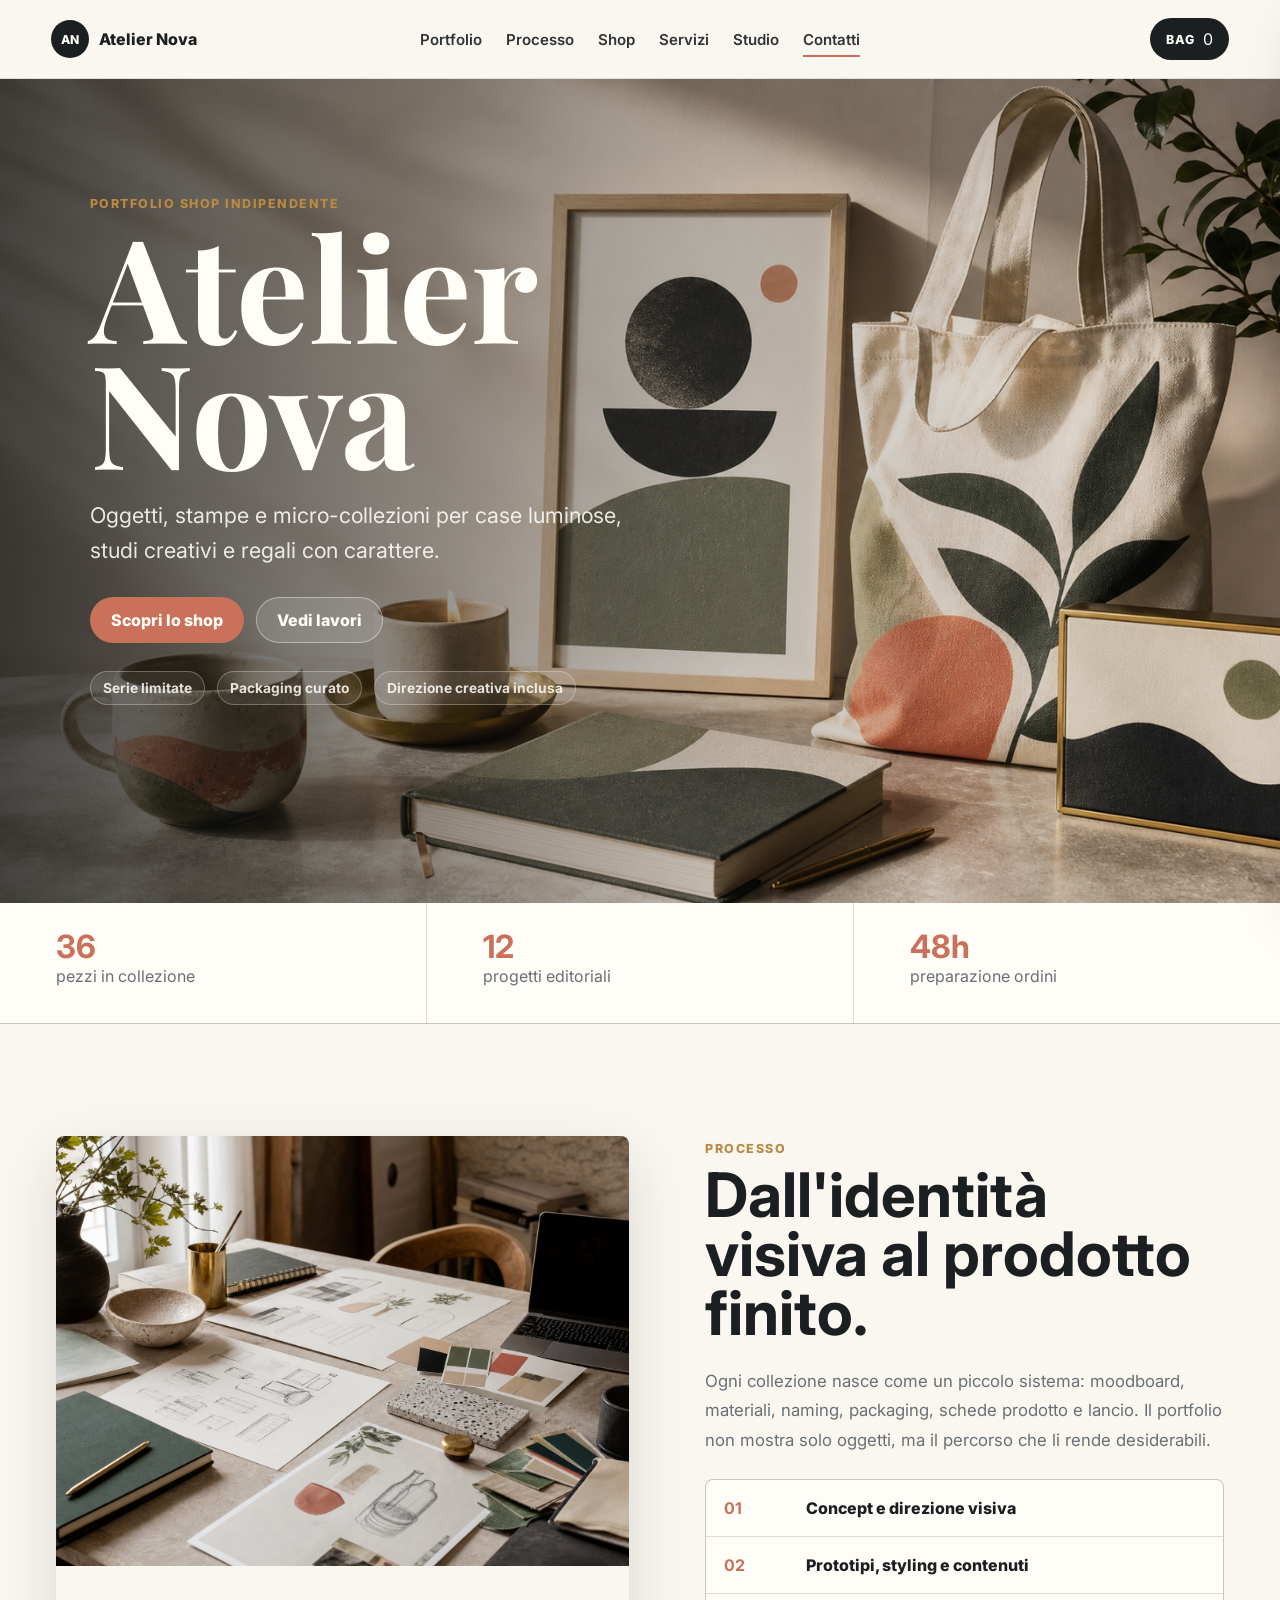
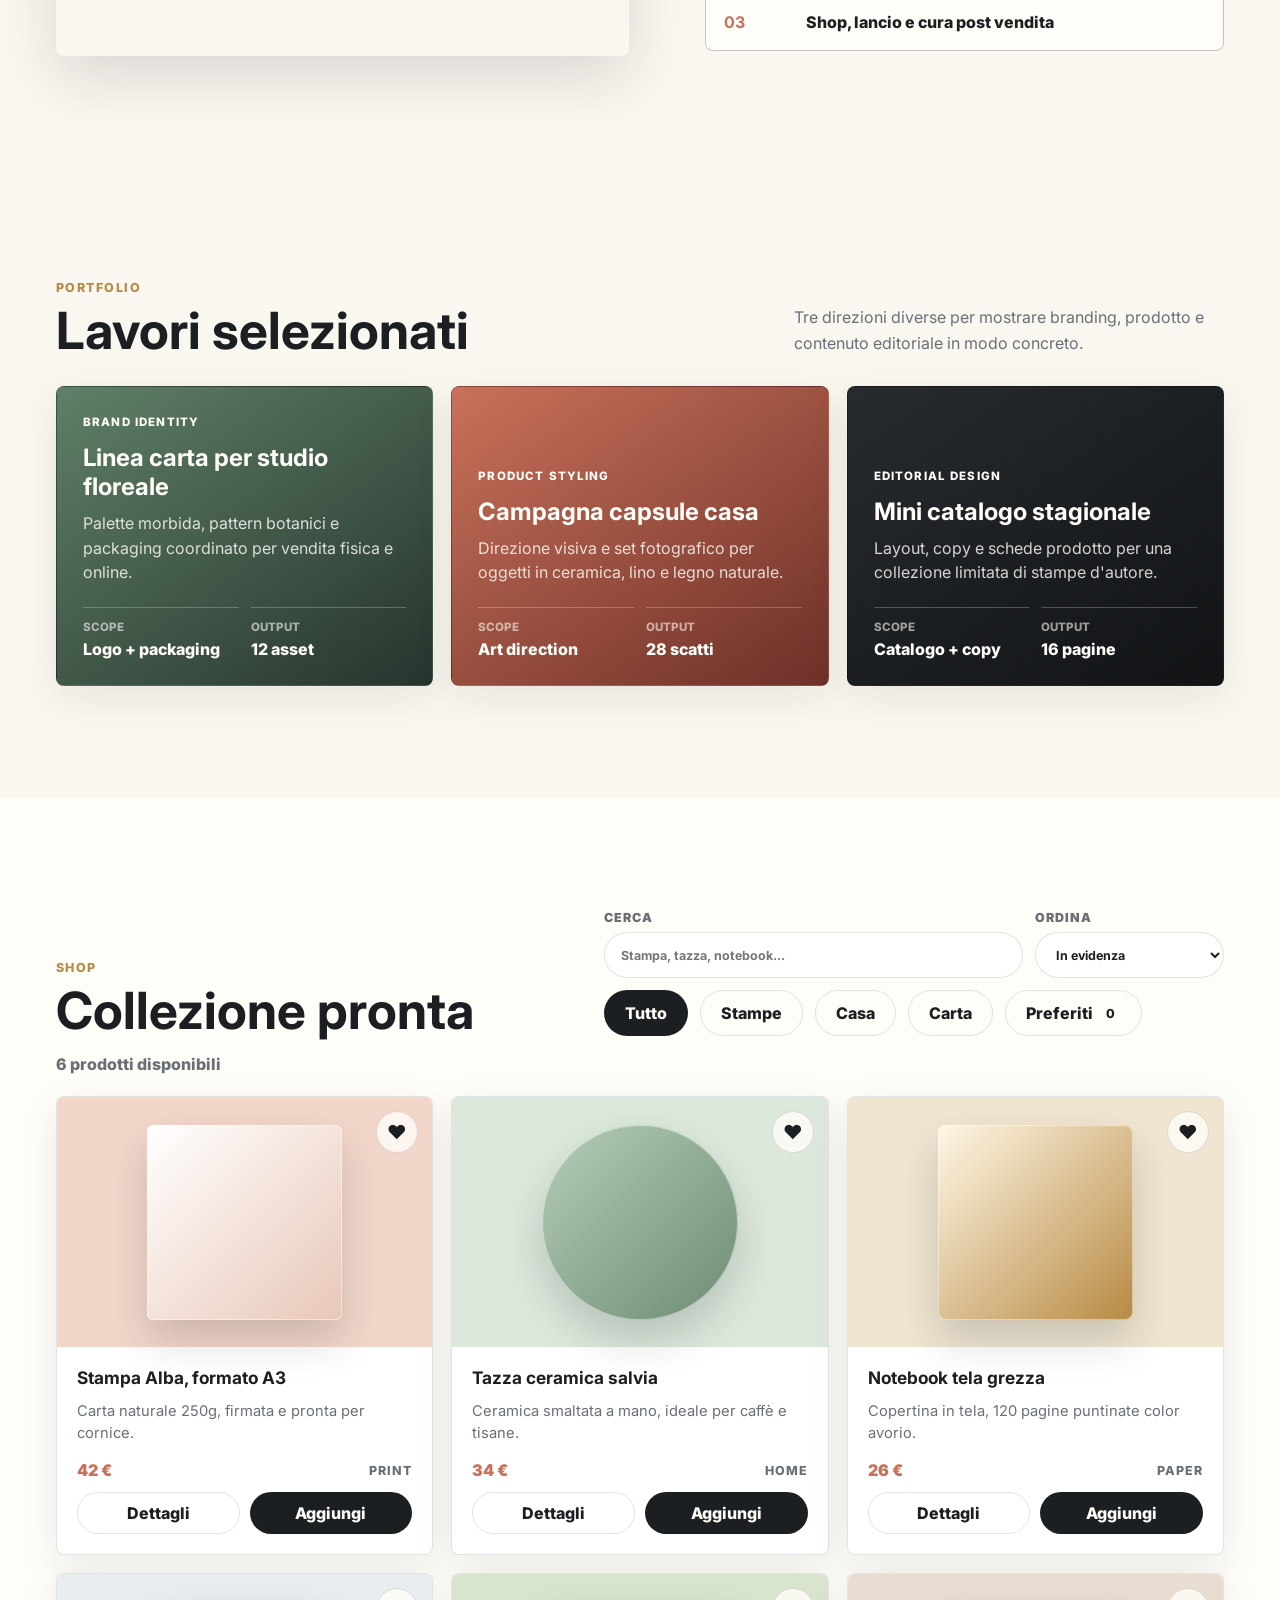
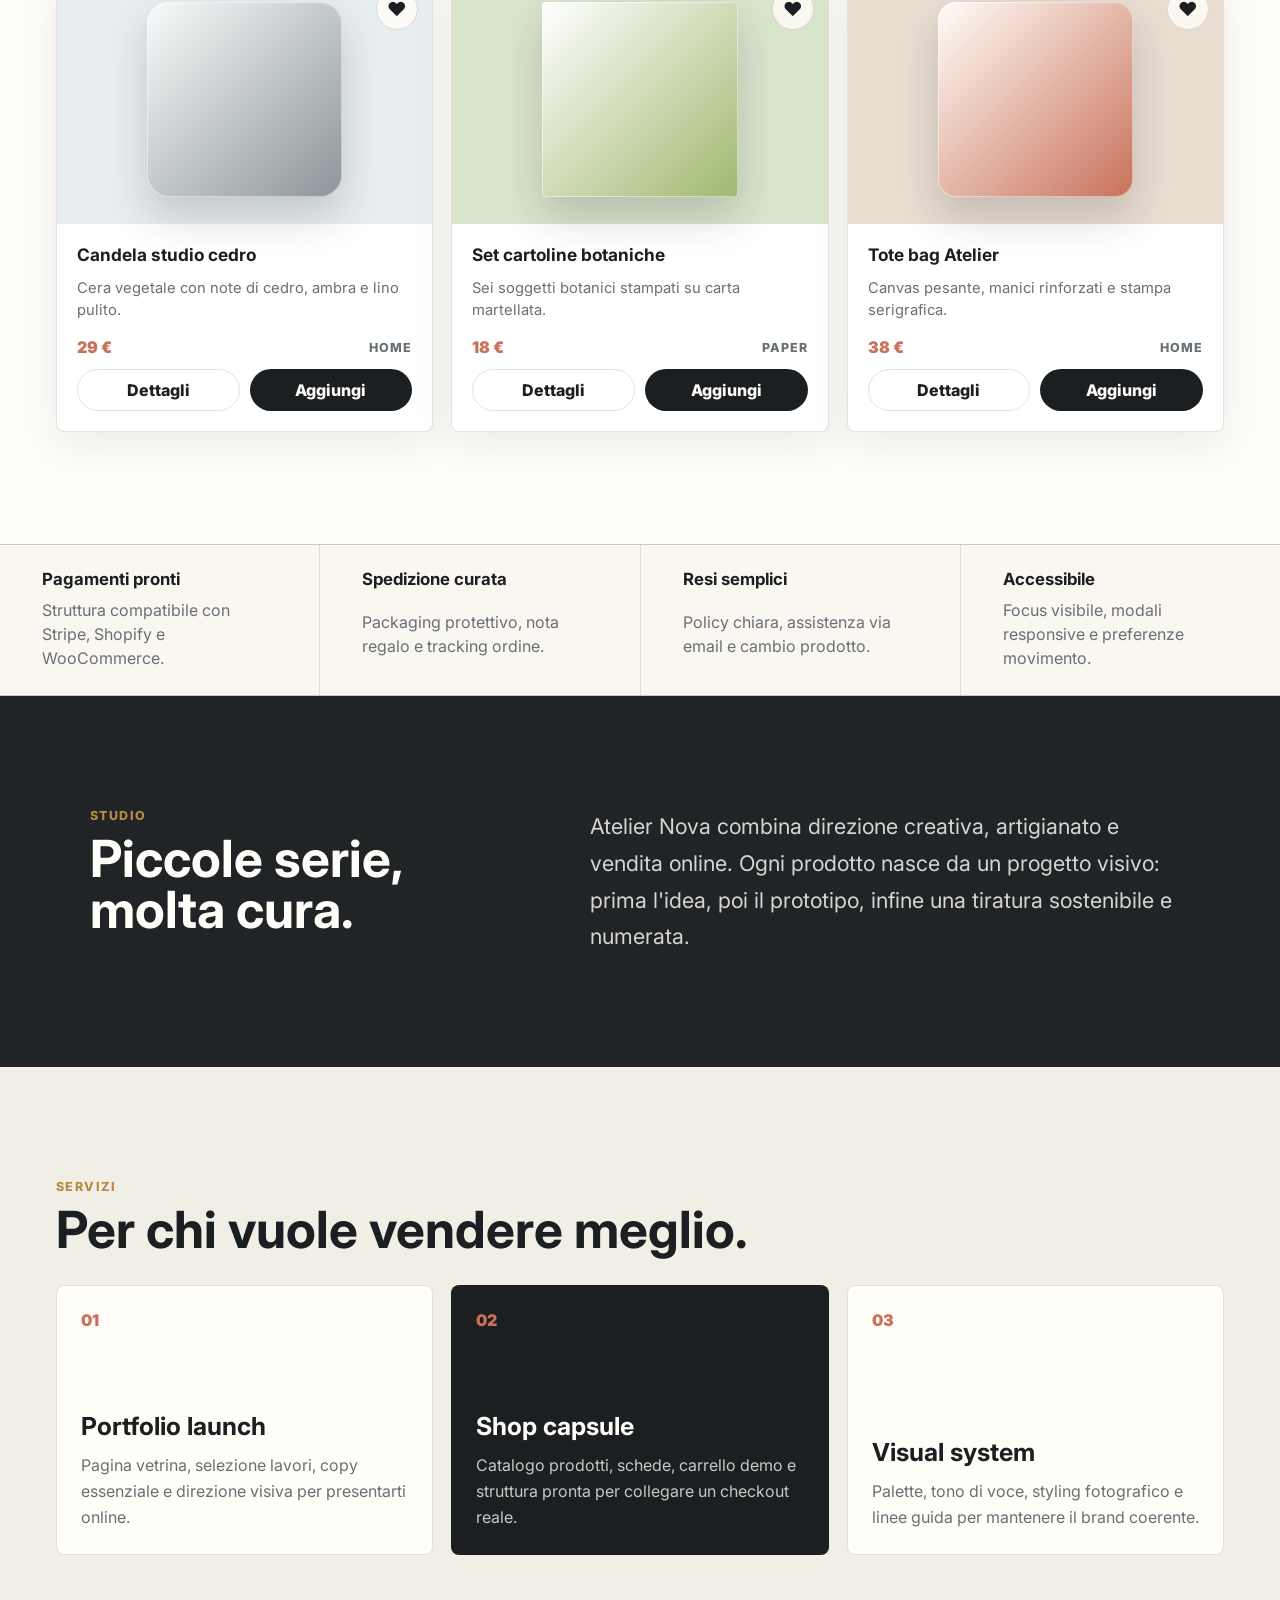
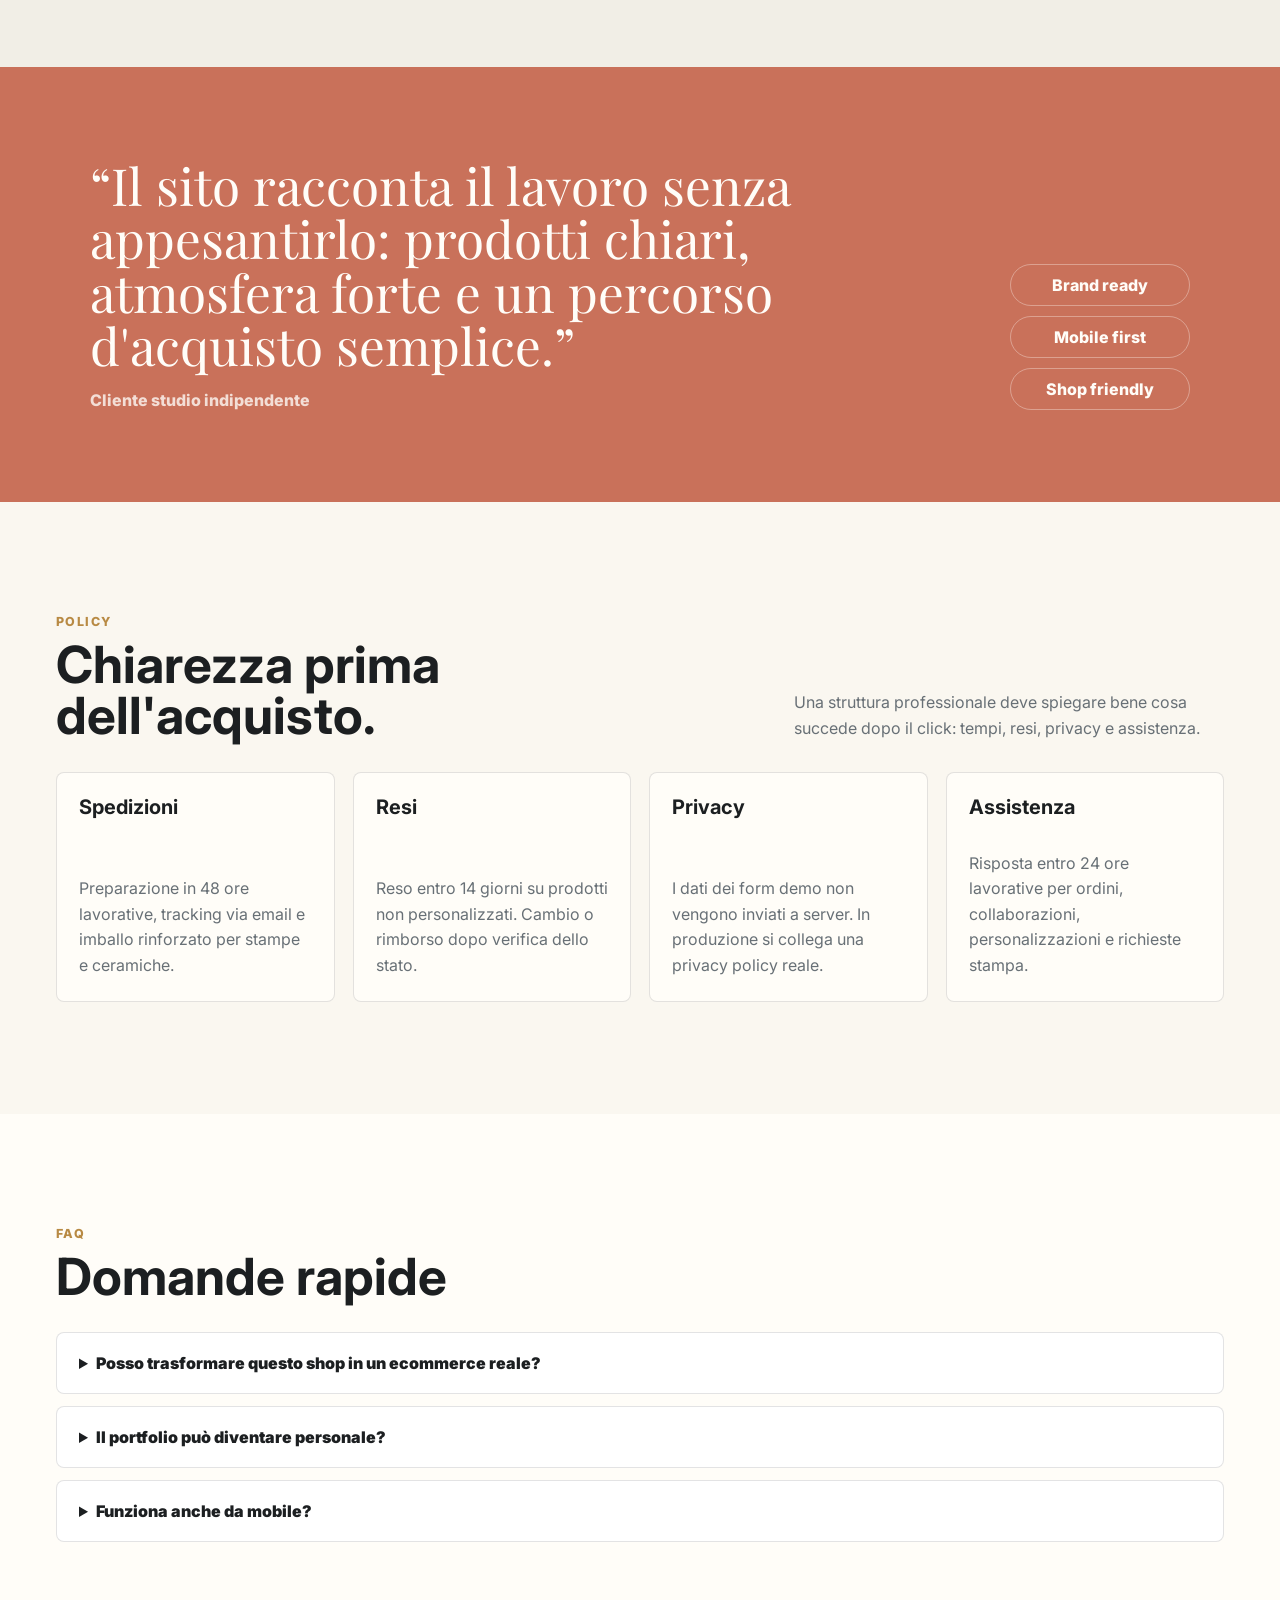
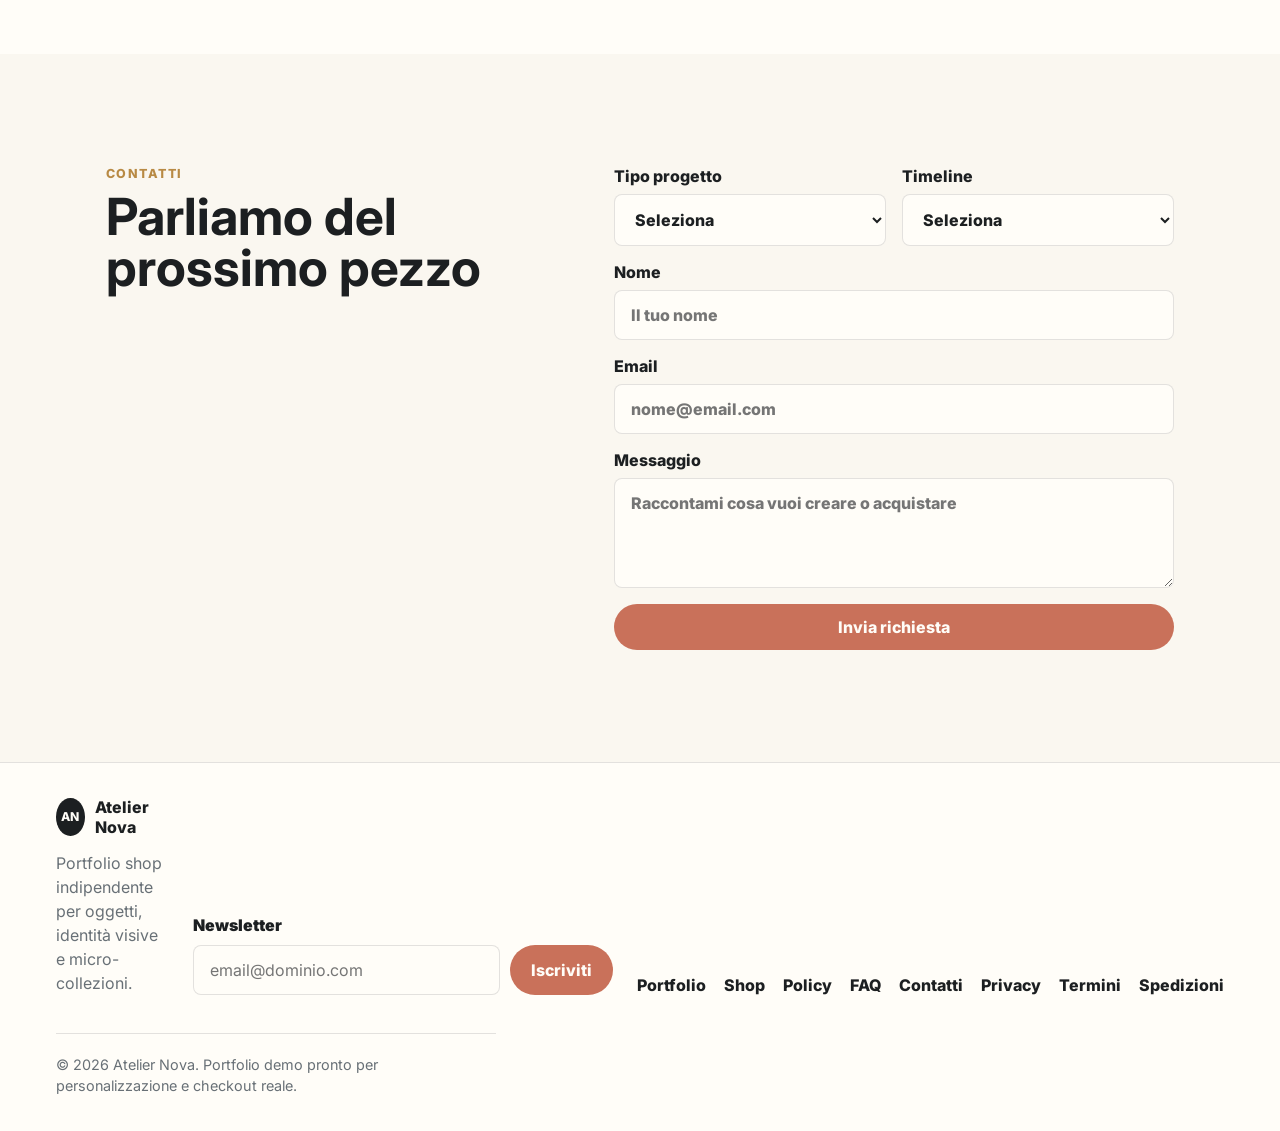
<file: index.html>
<!DOCTYPE html>
<html lang="it">
<head>
  <meta charset="UTF-8">
  <meta name="viewport" content="width=device-width, initial-scale=1.0">
  <meta name="description" content="Atelier Nova è un portfolio shop indipendente per oggetti, stampe, identità visive e micro-collezioni curate.">
  <meta name="theme-color" content="#1c1f21">
  <meta property="og:title" content="Atelier Nova | Portfolio Shop">
  <meta property="og:description" content="Portfolio shop indipendente per oggetti, stampe e micro-collezioni curate.">
  <meta property="og:type" content="website">
  <meta property="og:image" content="assets/hero-shop.png">
  <meta property="og:url" content="https://deiddavd7.github.io/atelier-nova-shop/">
  <meta name="twitter:card" content="summary_large_image">
  <title>Atelier Nova | Portfolio Shop</title>
  <link rel="icon" href="assets/favicon.svg" type="image/svg+xml">
  <link rel="manifest" href="site.webmanifest">
  <link rel="preconnect" href="https://fonts.googleapis.com">
  <link rel="preconnect" href="https://fonts.gstatic.com" crossorigin>
  <link href="https://fonts.googleapis.com/css2?family=Inter:wght@400;500;600;700;800&family=Playfair+Display:wght@700&display=swap" rel="stylesheet">
  <link rel="stylesheet" href="styles.css">
</head>
<body>
  <a class="skip-link" href="#main">Vai al contenuto</a>
  <header class="site-header">
    <a class="brand" href="#main" aria-label="Atelier Nova home">
      <span class="brand-mark">AN</span>
      <span>Atelier Nova</span>
    </a>
    <nav class="main-nav" aria-label="Navigazione principale">
      <a href="#portfolio">Portfolio</a>
      <a href="#process">Processo</a>
      <a href="#shop">Shop</a>
      <a href="#services">Servizi</a>
      <a href="#about">Studio</a>
      <a href="#contact">Contatti</a>
    </nav>
    <button class="cart-toggle" type="button" aria-label="Apri carrello">
      <span class="cart-icon" aria-hidden="true">Bag</span>
      <span id="cartCount">0</span>
    </button>
  </header>

  <main id="main">
    <section class="hero">
      <img class="hero-image" src="assets/hero-shop.png" alt="Oggetti di design artigianale per portfolio e shop online">
      <div class="hero-overlay"></div>
      <div class="hero-content">
        <p class="eyebrow">Portfolio shop indipendente</p>
        <h1>Atelier Nova</h1>
        <p class="hero-copy">Oggetti, stampe e micro-collezioni per case luminose, studi creativi e regali con carattere.</p>
        <div class="hero-actions">
          <a class="button primary" href="#shop">Scopri lo shop</a>
          <a class="button secondary" href="#portfolio">Vedi lavori</a>
        </div>
        <div class="hero-proof" aria-label="Elementi di fiducia">
          <span>Serie limitate</span>
          <span>Packaging curato</span>
          <span>Direzione creativa inclusa</span>
        </div>
      </div>
    </section>

    <section class="stats" aria-label="Punti chiave dello studio">
      <div>
        <strong>36</strong>
        <span>pezzi in collezione</span>
      </div>
      <div>
        <strong>12</strong>
        <span>progetti editoriali</span>
      </div>
      <div>
        <strong>48h</strong>
        <span>preparazione ordini</span>
      </div>
    </section>

    <section class="section feature-section" id="process">
      <div class="feature-media">
        <img src="assets/studio-process.png" alt="Tavolo creativo con bozzetti, palette colore e prototipi di packaging">
      </div>
      <div class="feature-copy">
        <p class="eyebrow">Processo</p>
        <h2>Dall'identità visiva al prodotto finito.</h2>
        <p>Ogni collezione nasce come un piccolo sistema: moodboard, materiali, naming, packaging, schede prodotto e lancio. Il portfolio non mostra solo oggetti, ma il percorso che li rende desiderabili.</p>
        <div class="process-list">
          <div>
            <strong>01</strong>
            <span>Concept e direzione visiva</span>
          </div>
          <div>
            <strong>02</strong>
            <span>Prototipi, styling e contenuti</span>
          </div>
          <div>
            <strong>03</strong>
            <span>Shop, lancio e cura post vendita</span>
          </div>
        </div>
      </div>
    </section>

    <section class="section" id="portfolio">
      <div class="section-heading">
        <div>
          <p class="eyebrow">Portfolio</p>
          <h2>Lavori selezionati</h2>
        </div>
        <p class="section-intro">Tre direzioni diverse per mostrare branding, prodotto e contenuto editoriale in modo concreto.</p>
      </div>
      <div class="portfolio-grid">
        <article class="work-card color-sage">
          <span>Brand identity</span>
          <h3>Linea carta per studio floreale</h3>
          <p>Palette morbida, pattern botanici e packaging coordinato per vendita fisica e online.</p>
          <dl class="work-metrics">
            <div><dt>Scope</dt><dd>Logo + packaging</dd></div>
            <div><dt>Output</dt><dd>12 asset</dd></div>
          </dl>
        </article>
        <article class="work-card color-coral">
          <span>Product styling</span>
          <h3>Campagna capsule casa</h3>
          <p>Direzione visiva e set fotografico per oggetti in ceramica, lino e legno naturale.</p>
          <dl class="work-metrics">
            <div><dt>Scope</dt><dd>Art direction</dd></div>
            <div><dt>Output</dt><dd>28 scatti</dd></div>
          </dl>
        </article>
        <article class="work-card color-ink">
          <span>Editorial design</span>
          <h3>Mini catalogo stagionale</h3>
          <p>Layout, copy e schede prodotto per una collezione limitata di stampe d'autore.</p>
          <dl class="work-metrics">
            <div><dt>Scope</dt><dd>Catalogo + copy</dd></div>
            <div><dt>Output</dt><dd>16 pagine</dd></div>
          </dl>
        </article>
      </div>
    </section>

    <section class="section shop-section" id="shop">
      <div class="section-heading shop-heading">
        <div>
          <p class="eyebrow">Shop</p>
          <h2>Collezione pronta</h2>
        </div>
        <div class="shop-tools">
          <label class="search-field">
            <span>Cerca</span>
            <input id="productSearch" type="search" placeholder="Stampa, tazza, notebook...">
          </label>
          <label class="sort-field">
            <span>Ordina</span>
            <select id="productSort">
              <option value="featured">In evidenza</option>
              <option value="price-asc">Prezzo crescente</option>
              <option value="price-desc">Prezzo decrescente</option>
              <option value="name">Nome A-Z</option>
            </select>
          </label>
          <div class="filters" role="group" aria-label="Filtra prodotti">
            <button class="filter active" type="button" data-filter="all">Tutto</button>
            <button class="filter" type="button" data-filter="print">Stampe</button>
            <button class="filter" type="button" data-filter="home">Casa</button>
            <button class="filter" type="button" data-filter="paper">Carta</button>
            <button class="filter" type="button" data-filter="favorites">Preferiti <span id="favoriteCount">0</span></button>
          </div>
        </div>
      </div>
      <p class="results-count" id="resultsCount">6 prodotti disponibili</p>
      <div class="product-grid" id="productGrid"></div>
    </section>

    <section class="assurance-band" aria-label="Garanzie di acquisto">
      <div>
        <strong>Pagamenti pronti</strong>
        <span>Struttura compatibile con Stripe, Shopify e WooCommerce.</span>
      </div>
      <div>
        <strong>Spedizione curata</strong>
        <span>Packaging protettivo, nota regalo e tracking ordine.</span>
      </div>
      <div>
        <strong>Resi semplici</strong>
        <span>Policy chiara, assistenza via email e cambio prodotto.</span>
      </div>
      <div>
        <strong>Accessibile</strong>
        <span>Focus visibile, modali responsive e preferenze movimento.</span>
      </div>
    </section>

    <section class="studio-band" id="about">
      <div>
        <p class="eyebrow">Studio</p>
        <h2>Piccole serie, molta cura.</h2>
      </div>
      <p>Atelier Nova combina direzione creativa, artigianato e vendita online. Ogni prodotto nasce da un progetto visivo: prima l'idea, poi il prototipo, infine una tiratura sostenibile e numerata.</p>
    </section>

    <section class="section services-section" id="services" aria-label="Servizi e pacchetti">
      <div class="section-heading">
        <div>
          <p class="eyebrow">Servizi</p>
          <h2>Per chi vuole vendere meglio.</h2>
        </div>
      </div>
      <div class="service-grid">
        <article class="service-card">
          <span>01</span>
          <h3>Portfolio launch</h3>
          <p>Pagina vetrina, selezione lavori, copy essenziale e direzione visiva per presentarti online.</p>
        </article>
        <article class="service-card featured-service">
          <span>02</span>
          <h3>Shop capsule</h3>
          <p>Catalogo prodotti, schede, carrello demo e struttura pronta per collegare un checkout reale.</p>
        </article>
        <article class="service-card">
          <span>03</span>
          <h3>Visual system</h3>
          <p>Palette, tono di voce, styling fotografico e linee guida per mantenere il brand coerente.</p>
        </article>
      </div>
    </section>

    <section class="testimonial-band" aria-label="Testimonianze">
      <blockquote>
        <p>“Il sito racconta il lavoro senza appesantirlo: prodotti chiari, atmosfera forte e un percorso d'acquisto semplice.”</p>
        <cite>Cliente studio indipendente</cite>
      </blockquote>
      <div class="press-list" aria-label="Punti di forza">
        <span>Brand ready</span>
        <span>Mobile first</span>
        <span>Shop friendly</span>
      </div>
    </section>

    <section class="section policies-section" id="policies">
      <div class="section-heading">
        <div>
          <p class="eyebrow">Policy</p>
          <h2>Chiarezza prima dell'acquisto.</h2>
        </div>
        <p class="section-intro">Una struttura professionale deve spiegare bene cosa succede dopo il click: tempi, resi, privacy e assistenza.</p>
      </div>
      <div class="policy-grid">
        <article>
          <h3>Spedizioni</h3>
          <p>Preparazione in 48 ore lavorative, tracking via email e imballo rinforzato per stampe e ceramiche.</p>
        </article>
        <article>
          <h3>Resi</h3>
          <p>Reso entro 14 giorni su prodotti non personalizzati. Cambio o rimborso dopo verifica dello stato.</p>
        </article>
        <article>
          <h3>Privacy</h3>
          <p>I dati dei form demo non vengono inviati a server. In produzione si collega una privacy policy reale.</p>
        </article>
        <article>
          <h3>Assistenza</h3>
          <p>Risposta entro 24 ore lavorative per ordini, collaborazioni, personalizzazioni e richieste stampa.</p>
        </article>
      </div>
    </section>

    <section class="section faq-section" id="faq">
      <div class="section-heading">
        <div>
          <p class="eyebrow">FAQ</p>
          <h2>Domande rapide</h2>
        </div>
      </div>
      <div class="faq-list">
        <details>
          <summary>Posso trasformare questo shop in un ecommerce reale?</summary>
          <p>Sì. La struttura è pronta per essere collegata a Stripe, Shopify Buy Button, WooCommerce o a un backend personalizzato.</p>
        </details>
        <details>
          <summary>Il portfolio può diventare personale?</summary>
          <p>Sì. Testi, prodotti, metriche e immagini sono modulari: basta sostituire i contenuti con i tuoi lavori reali.</p>
        </details>
        <details>
          <summary>Funziona anche da mobile?</summary>
          <p>Sì. Layout, card, carrello e modali sono responsive e pensati per una navigazione comoda anche su schermi piccoli.</p>
        </details>
      </div>
    </section>

    <section class="section contact-section" id="contact">
      <div class="section-heading">
        <p class="eyebrow">Contatti</p>
        <h2>Parliamo del prossimo pezzo</h2>
      </div>
      <form class="contact-form">
        <div class="form-grid">
          <label>
            Tipo progetto
            <select name="projectType" required>
              <option value="">Seleziona</option>
              <option>Portfolio personale</option>
              <option>Shop prodotti</option>
              <option>Identità visiva</option>
              <option>Collaborazione</option>
            </select>
          </label>
          <label>
            Timeline
            <select name="timeline" required>
              <option value="">Seleziona</option>
              <option>Entro 2 settimane</option>
              <option>Entro 1 mese</option>
              <option>Progetto continuativo</option>
            </select>
          </label>
        </div>
        <label>
          Nome
          <input type="text" name="name" placeholder="Il tuo nome" required>
        </label>
        <label>
          Email
          <input type="email" name="email" placeholder="nome@email.com" required>
        </label>
        <label>
          Messaggio
          <textarea name="message" rows="4" placeholder="Raccontami cosa vuoi creare o acquistare"></textarea>
        </label>
        <button class="button primary" type="submit">Invia richiesta</button>
      </form>
    </section>
  </main>

  <footer class="site-footer">
    <div>
      <a class="brand" href="#main" aria-label="Atelier Nova home">
        <span class="brand-mark">AN</span>
        <span>Atelier Nova</span>
      </a>
      <p>Portfolio shop indipendente per oggetti, identità visive e micro-collezioni.</p>
    </div>
    <form class="newsletter-form" aria-label="Newsletter">
      <label for="newsletterEmail">Newsletter</label>
      <div>
        <input id="newsletterEmail" type="email" name="newsletter" placeholder="email@dominio.com" required>
        <button class="button primary" type="submit">Iscriviti</button>
      </div>
    </form>
    <div class="footer-links">
      <a href="#portfolio">Portfolio</a>
      <a href="#shop">Shop</a>
      <a href="#policies">Policy</a>
      <a href="#faq">FAQ</a>
      <a href="#contact">Contatti</a>
      <a href="privacy.html">Privacy</a>
      <a href="terms.html">Termini</a>
      <a href="shipping-returns.html">Spedizioni</a>
    </div>
    <p class="legal-line">© 2026 Atelier Nova. Portfolio demo pronto per personalizzazione e checkout reale.</p>
  </footer>

  <aside class="cart-panel" id="cartPanel" aria-label="Carrello" aria-hidden="true">
    <div class="cart-header">
      <h2>Carrello</h2>
      <button class="icon-button" type="button" id="closeCart" aria-label="Chiudi carrello">×</button>
    </div>
    <div class="cart-items" id="cartItems"></div>
    <div class="cart-footer">
      <p class="cart-note" id="cartNote">Spedizione gratuita da €80. Resi entro 14 giorni.</p>
      <div class="cart-total">
        <span>Totale</span>
        <strong id="cartTotal">€0</strong>
      </div>
      <button class="text-button" id="clearCartButton" type="button">Svuota carrello</button>
      <button class="button primary checkout" id="checkoutButton" type="button">Checkout demo</button>
    </div>
  </aside>
  <section class="modal" id="productModal" aria-hidden="true" role="dialog" aria-modal="true" aria-labelledby="modalTitle">
    <div class="modal-card">
      <button class="icon-button modal-close" type="button" data-close-modal aria-label="Chiudi dettagli">×</button>
      <div class="modal-art" id="modalArt"></div>
      <div class="modal-copy">
        <p class="eyebrow" id="modalCategory">Prodotto</p>
        <h2 id="modalTitle">Titolo prodotto</h2>
        <p id="modalDescription"></p>
        <dl class="detail-list">
          <div><dt>Materiali</dt><dd id="modalMaterials"></dd></div>
          <div><dt>Formato</dt><dd id="modalSize"></dd></div>
          <div><dt>Disponibilità</dt><dd id="modalStock"></dd></div>
        </dl>
        <div class="modal-actions">
          <strong id="modalPrice"></strong>
          <button class="button primary" id="modalAddButton" type="button">Aggiungi al carrello</button>
        </div>
      </div>
    </div>
  </section>
  <section class="modal" id="checkoutModal" aria-hidden="true" role="dialog" aria-modal="true" aria-labelledby="checkoutTitle">
    <form class="modal-card checkout-card">
      <button class="icon-button modal-close" type="button" data-close-modal aria-label="Chiudi checkout">×</button>
      <div class="modal-copy">
        <p class="eyebrow">Checkout demo</p>
        <h2 id="checkoutTitle">Ordine pronto</h2>
        <p id="checkoutSummary">Riepilogo ordine</p>
        <label>
          Email
          <input type="email" name="checkoutEmail" placeholder="email@dominio.com" required>
        </label>
        <label>
          Note ordine
          <textarea name="checkoutNotes" rows="3" placeholder="Preferenze, regalo, indirizzo o richiesta speciale"></textarea>
        </label>
        <button class="button primary" type="submit">Conferma demo</button>
      </div>
    </form>
  </section>
  <div class="toast" id="toast" role="status" aria-live="polite"></div>
  <button class="back-to-top" id="backToTop" type="button" aria-label="Torna in alto">↑</button>
  <div class="scrim" id="scrim"></div>

  <script type="application/ld+json">
    {
      "@context": "https://schema.org",
      "@graph": [
        {
          "@type": "Organization",
          "name": "Atelier Nova",
          "url": "https://deiddavd7.github.io/atelier-nova-shop/",
          "description": "Portfolio shop indipendente per oggetti, stampe e micro-collezioni curate."
        },
        {
          "@type": "WebSite",
          "name": "Atelier Nova",
          "url": "https://deiddavd7.github.io/atelier-nova-shop/",
          "inLanguage": "it-IT"
        },
        {
          "@type": "ItemList",
          "name": "Collezione pronta",
          "itemListElement": [
            { "@type": "Product", "position": 1, "name": "Stampa Alba, formato A3", "offers": { "@type": "Offer", "price": "42", "priceCurrency": "EUR", "availability": "https://schema.org/InStock" } },
            { "@type": "Product", "position": 2, "name": "Tazza ceramica salvia", "offers": { "@type": "Offer", "price": "34", "priceCurrency": "EUR", "availability": "https://schema.org/InStock" } },
            { "@type": "Product", "position": 3, "name": "Notebook tela grezza", "offers": { "@type": "Offer", "price": "26", "priceCurrency": "EUR", "availability": "https://schema.org/InStock" } }
          ]
        }
      ]
    }
  </script>
  <script src="script.js"></script>
</body>
</html>
</file>
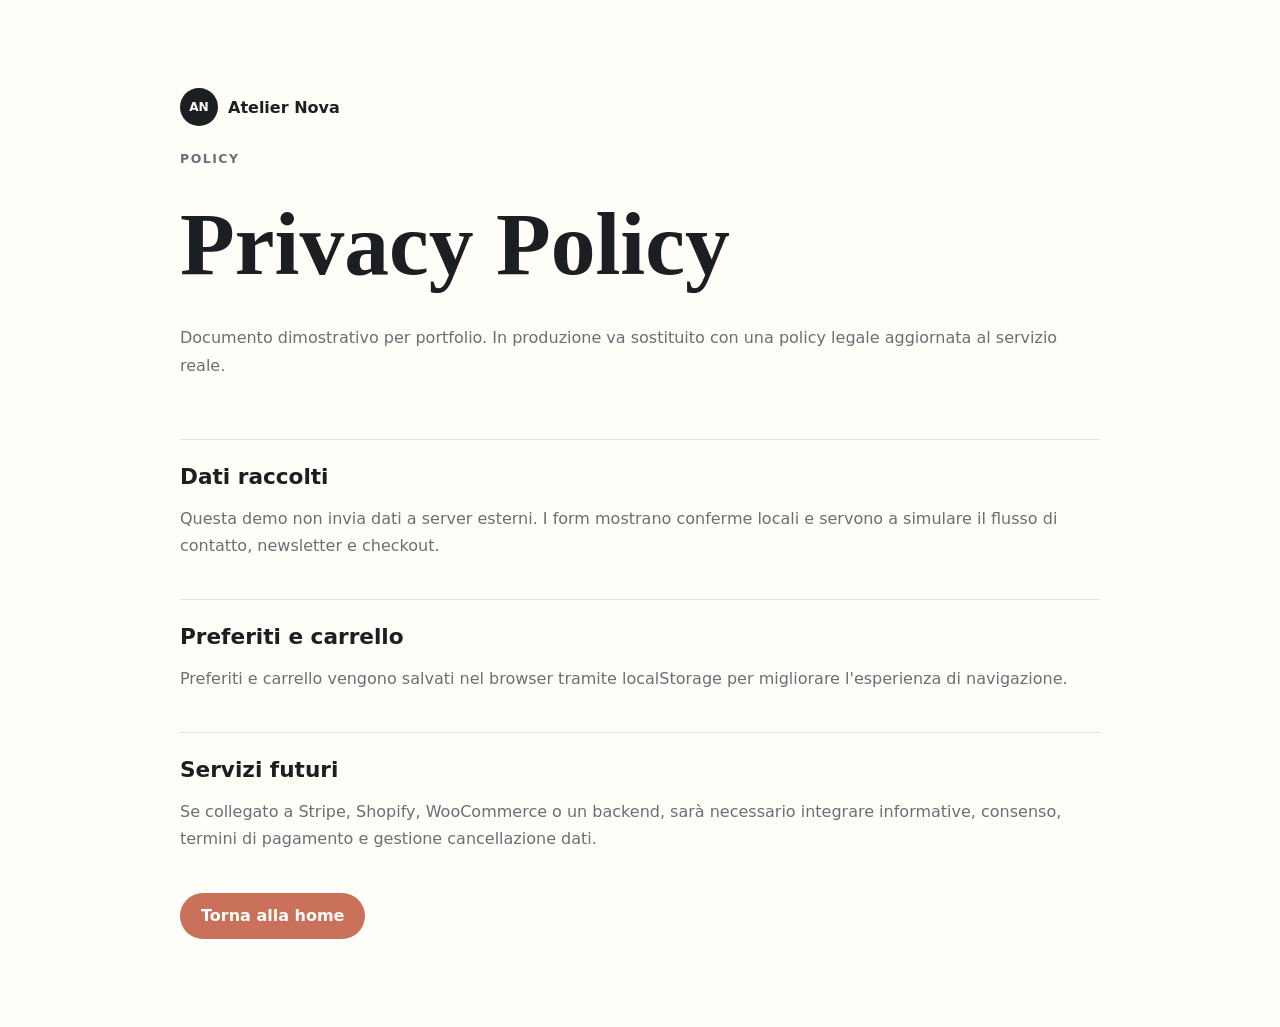
<file: privacy.html>
<!DOCTYPE html>
<html lang="it">
<head>
  <meta charset="UTF-8">
  <meta name="viewport" content="width=device-width, initial-scale=1.0">
  <title>Privacy Policy | Atelier Nova</title>
  <link rel="icon" href="assets/favicon.svg" type="image/svg+xml">
  <link rel="stylesheet" href="styles.css">
</head>
<body class="legal-page">
  <main class="legal-shell">
    <header>
      <a class="brand" href="./" aria-label="Torna alla home"><span class="brand-mark">AN</span><span>Atelier Nova</span></a>
      <p class="eyebrow">Policy</p>
      <h1>Privacy Policy</h1>
      <p>Documento dimostrativo per portfolio. In produzione va sostituito con una policy legale aggiornata al servizio reale.</p>
    </header>
    <section>
      <h2>Dati raccolti</h2>
      <p>Questa demo non invia dati a server esterni. I form mostrano conferme locali e servono a simulare il flusso di contatto, newsletter e checkout.</p>
    </section>
    <section>
      <h2>Preferiti e carrello</h2>
      <p>Preferiti e carrello vengono salvati nel browser tramite localStorage per migliorare l'esperienza di navigazione.</p>
    </section>
    <section>
      <h2>Servizi futuri</h2>
      <p>Se collegato a Stripe, Shopify, WooCommerce o un backend, sarà necessario integrare informative, consenso, termini di pagamento e gestione cancellazione dati.</p>
    </section>
    <a class="button primary" href="./">Torna alla home</a>
  </main>
</body>
</html>
</file>
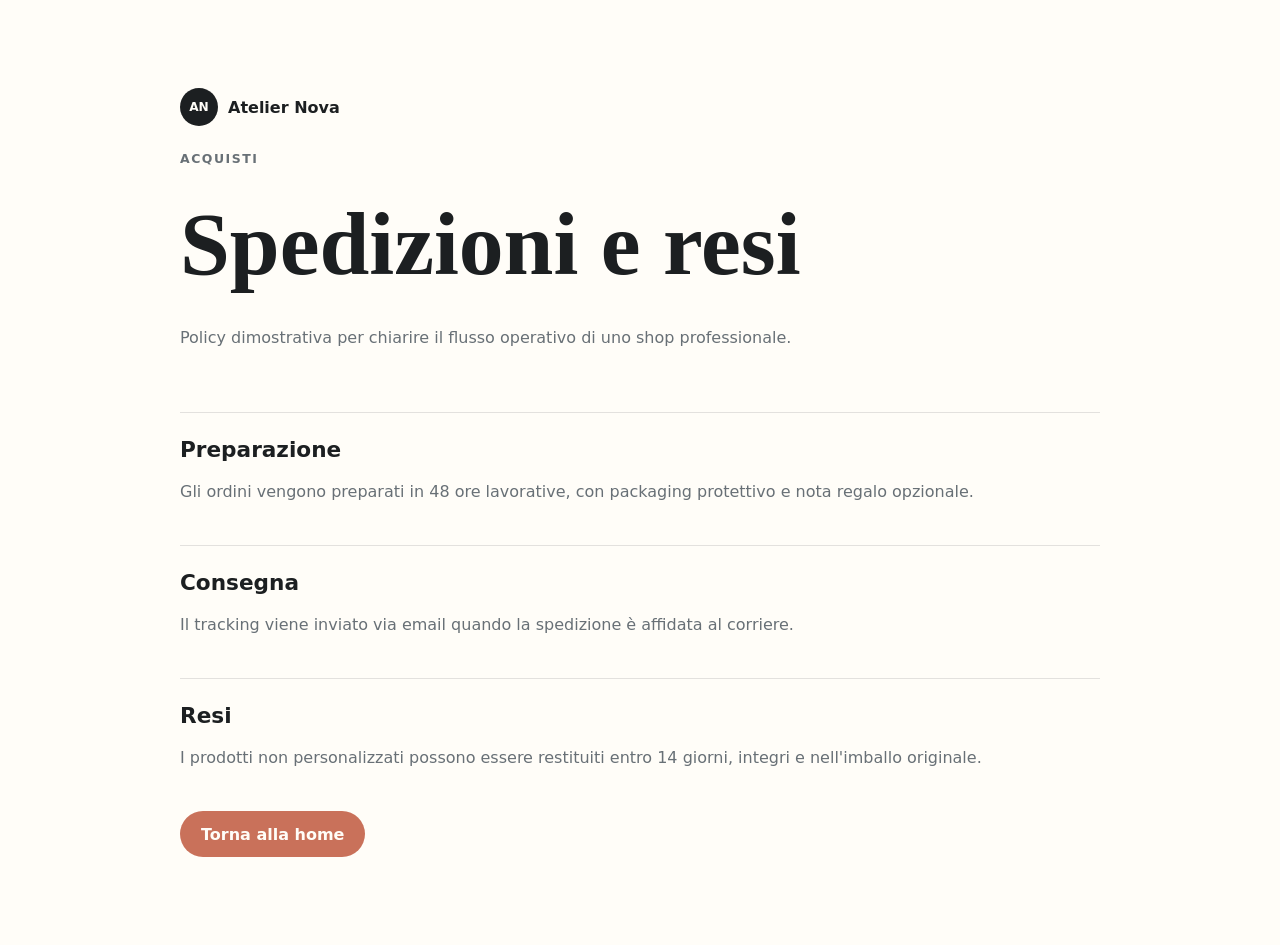
<file: shipping-returns.html>
<!DOCTYPE html>
<html lang="it">
<head>
  <meta charset="UTF-8">
  <meta name="viewport" content="width=device-width, initial-scale=1.0">
  <title>Spedizioni e resi | Atelier Nova</title>
  <link rel="icon" href="assets/favicon.svg" type="image/svg+xml">
  <link rel="stylesheet" href="styles.css">
</head>
<body class="legal-page">
  <main class="legal-shell">
    <header>
      <a class="brand" href="./" aria-label="Torna alla home"><span class="brand-mark">AN</span><span>Atelier Nova</span></a>
      <p class="eyebrow">Acquisti</p>
      <h1>Spedizioni e resi</h1>
      <p>Policy dimostrativa per chiarire il flusso operativo di uno shop professionale.</p>
    </header>
    <section>
      <h2>Preparazione</h2>
      <p>Gli ordini vengono preparati in 48 ore lavorative, con packaging protettivo e nota regalo opzionale.</p>
    </section>
    <section>
      <h2>Consegna</h2>
      <p>Il tracking viene inviato via email quando la spedizione è affidata al corriere.</p>
    </section>
    <section>
      <h2>Resi</h2>
      <p>I prodotti non personalizzati possono essere restituiti entro 14 giorni, integri e nell'imballo originale.</p>
    </section>
    <a class="button primary" href="./">Torna alla home</a>
  </main>
</body>
</html>
</file>
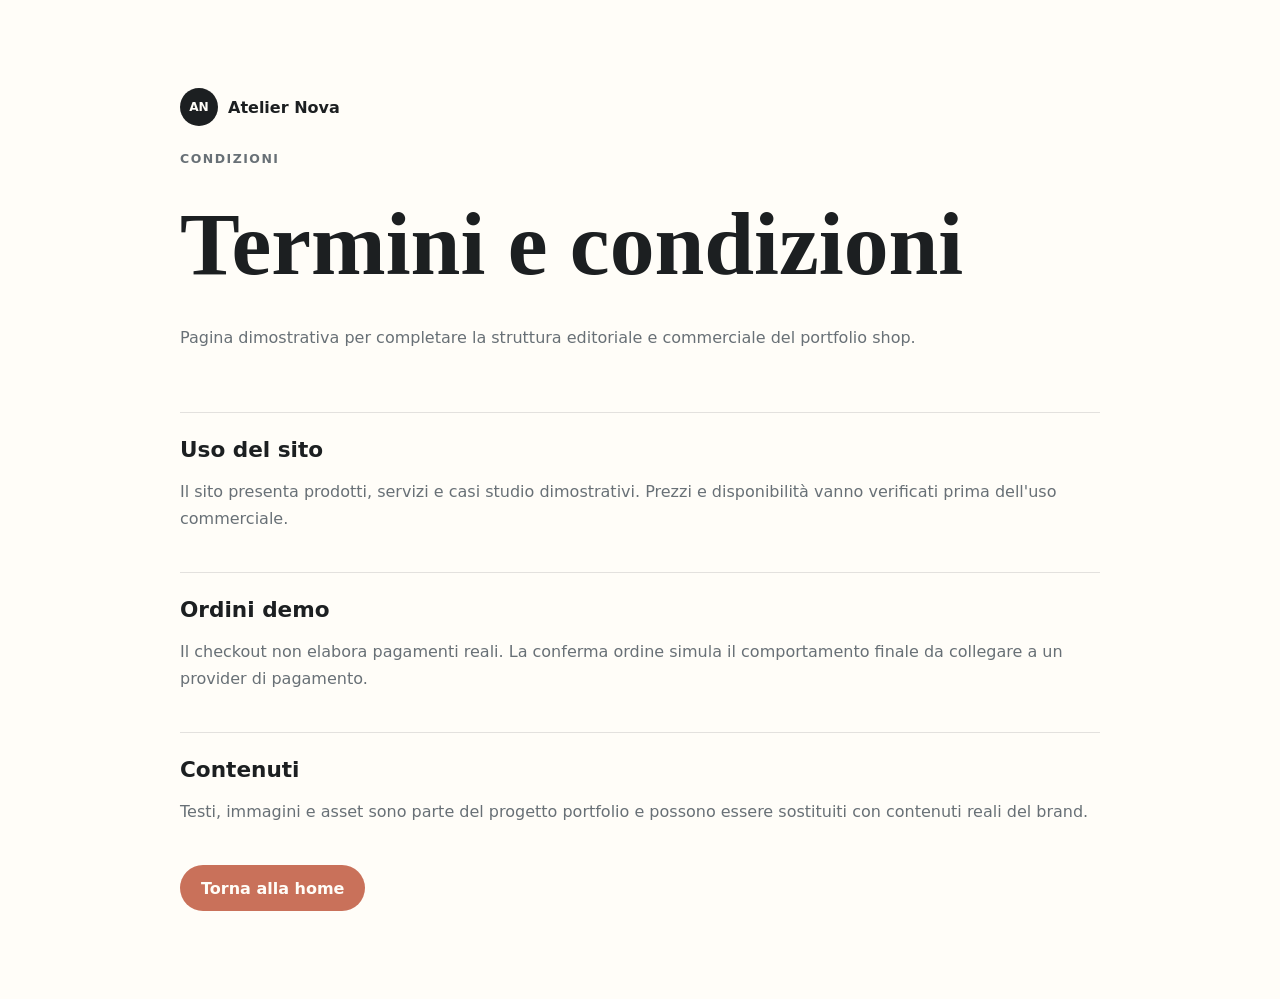
<file: terms.html>
<!DOCTYPE html>
<html lang="it">
<head>
  <meta charset="UTF-8">
  <meta name="viewport" content="width=device-width, initial-scale=1.0">
  <title>Termini | Atelier Nova</title>
  <link rel="icon" href="assets/favicon.svg" type="image/svg+xml">
  <link rel="stylesheet" href="styles.css">
</head>
<body class="legal-page">
  <main class="legal-shell">
    <header>
      <a class="brand" href="./" aria-label="Torna alla home"><span class="brand-mark">AN</span><span>Atelier Nova</span></a>
      <p class="eyebrow">Condizioni</p>
      <h1>Termini e condizioni</h1>
      <p>Pagina dimostrativa per completare la struttura editoriale e commerciale del portfolio shop.</p>
    </header>
    <section>
      <h2>Uso del sito</h2>
      <p>Il sito presenta prodotti, servizi e casi studio dimostrativi. Prezzi e disponibilità vanno verificati prima dell'uso commerciale.</p>
    </section>
    <section>
      <h2>Ordini demo</h2>
      <p>Il checkout non elabora pagamenti reali. La conferma ordine simula il comportamento finale da collegare a un provider di pagamento.</p>
    </section>
    <section>
      <h2>Contenuti</h2>
      <p>Testi, immagini e asset sono parte del progetto portfolio e possono essere sostituiti con contenuti reali del brand.</p>
    </section>
    <a class="button primary" href="./">Torna alla home</a>
  </main>
</body>
</html>
</file>
<file: styles.css>
:root {
  --ink: #1c1f21;
  --muted: #687076;
  --paper: #faf7f0;
  --white: #fffdf8;
  --sage: #9fb8a2;
  --coral: #c9715a;
  --gold: #b88a44;
  --line: rgba(28, 31, 33, 0.12);
  --shadow: 0 20px 60px rgba(28, 31, 33, 0.14);
  --max: 1180px;
}

* {
  box-sizing: border-box;
}

html {
  scroll-behavior: smooth;
}

body {
  margin: 0;
  color: var(--ink);
  background: var(--paper);
  font-family: Inter, system-ui, -apple-system, BlinkMacSystemFont, "Segoe UI", sans-serif;
}

body.modal-open {
  overflow: hidden;
}

:focus-visible {
  outline: 3px solid rgba(201, 113, 90, 0.7);
  outline-offset: 3px;
}

a {
  color: inherit;
  text-decoration: none;
}

button,
input,
select,
textarea {
  font: inherit;
}

input,
select,
textarea {
  min-width: 0;
}

.skip-link {
  position: fixed;
  top: 12px;
  left: 12px;
  z-index: 100;
  padding: 10px 14px;
  color: var(--white);
  background: var(--ink);
  border-radius: 999px;
  font-weight: 800;
  transform: translateY(-140%);
  transition: transform 160ms ease;
}

.skip-link:focus {
  transform: translateY(0);
}

.site-header {
  position: sticky;
  top: 0;
  z-index: 20;
  display: grid;
  grid-template-columns: 1fr auto 1fr;
  align-items: center;
  gap: 24px;
  padding: 18px clamp(18px, 4vw, 56px);
  background: rgba(250, 247, 240, 0.88);
  border-bottom: 1px solid var(--line);
  backdrop-filter: blur(18px);
}

#main {
  scroll-margin-top: 120px;
}

.brand {
  display: inline-flex;
  align-items: center;
  gap: 10px;
  font-weight: 800;
}

.brand-mark {
  display: grid;
  width: 38px;
  height: 38px;
  place-items: center;
  color: var(--white);
  background: var(--ink);
  border-radius: 50%;
  font-size: 0.76rem;
}

.main-nav {
  display: flex;
  gap: 24px;
  color: #303437;
  font-size: 0.94rem;
  font-weight: 600;
}

.main-nav a {
  position: relative;
  padding-block: 6px;
}

.main-nav a::after {
  content: "";
  position: absolute;
  left: 0;
  right: 0;
  bottom: -2px;
  height: 2px;
  background: var(--coral);
  transform: scaleX(0);
  transform-origin: left;
  transition: transform 160ms ease;
}

.main-nav a.active::after,
.main-nav a:hover::after {
  transform: scaleX(1);
}

.cart-toggle {
  justify-self: end;
  display: inline-flex;
  align-items: center;
  gap: 8px;
  min-height: 42px;
  padding: 0 16px;
  color: var(--white);
  background: var(--ink);
  border: 0;
  border-radius: 999px;
  cursor: pointer;
}

.cart-icon {
  font-size: 0.78rem;
  font-weight: 800;
  letter-spacing: 0.08em;
  text-transform: uppercase;
}

.hero {
  position: relative;
  min-height: calc(100vh - 76px);
  display: flex;
  align-items: center;
  overflow: hidden;
  isolation: isolate;
}

.hero-image {
  position: absolute;
  inset: 0;
  width: 100%;
  height: 100%;
  object-fit: cover;
  z-index: -2;
}

.hero-overlay {
  position: absolute;
  inset: 0;
  background: linear-gradient(90deg, rgba(18, 19, 18, 0.76), rgba(18, 19, 18, 0.22) 58%, rgba(18, 19, 18, 0.08));
  z-index: -1;
}

.hero-content {
  width: min(680px, calc(100% - 36px));
  margin-left: clamp(18px, 7vw, 92px);
  padding-bottom: 9vh;
  color: var(--white);
}

.eyebrow {
  margin: 0 0 10px;
  color: var(--gold);
  font-size: 0.78rem;
  font-weight: 800;
  letter-spacing: 0.12em;
  text-transform: uppercase;
}

.hero h1 {
  margin: 0;
  font-family: "Playfair Display", Georgia, serif;
  font-size: clamp(4rem, 12vw, 9rem);
  line-height: 0.88;
}

.hero-copy {
  max-width: 560px;
  margin: 24px 0 30px;
  color: rgba(255, 253, 248, 0.88);
  font-size: clamp(1.05rem, 2.4vw, 1.35rem);
  line-height: 1.6;
}

.hero-actions,
.filters,
.hero-proof {
  display: flex;
  flex-wrap: wrap;
  gap: 12px;
}

.hero-proof {
  margin-top: 28px;
}

.hero-proof span {
  padding: 8px 12px;
  color: rgba(255, 253, 248, 0.86);
  border: 1px solid rgba(255, 253, 248, 0.28);
  border-radius: 999px;
  background: rgba(255, 253, 248, 0.08);
  font-size: 0.86rem;
  font-weight: 700;
}

.button,
.filter,
.details-button,
.add-button {
  display: inline-flex;
  align-items: center;
  justify-content: center;
  min-height: 46px;
  padding: 0 20px;
  border-radius: 999px;
  font-weight: 800;
  cursor: pointer;
}

.button.primary {
  color: var(--white);
  background: var(--coral);
  border: 1px solid transparent;
}

.button:disabled {
  cursor: not-allowed;
  opacity: 0.52;
}

.button.secondary {
  color: var(--white);
  background: rgba(255, 253, 248, 0.12);
  border: 1px solid rgba(255, 253, 248, 0.42);
}

.stats {
  display: grid;
  grid-template-columns: repeat(3, 1fr);
  gap: 1px;
  background: var(--line);
  border-bottom: 1px solid var(--line);
}

.stats div {
  min-height: 120px;
  padding: 24px clamp(18px, 5vw, 56px);
  background: var(--white);
}

.stats strong {
  display: block;
  color: var(--coral);
  font-size: 2rem;
}

.stats span {
  color: var(--muted);
}

.section {
  padding: clamp(64px, 9vw, 112px) clamp(18px, 5vw, 56px);
}

.section-heading {
  display: flex;
  align-items: end;
  justify-content: space-between;
  gap: 28px;
  max-width: var(--max);
  margin: 0 auto 30px;
}

.section-heading h2,
.studio-band h2 {
  margin: 0;
  font-size: clamp(2rem, 4vw, 3.5rem);
  line-height: 1;
}

.section-intro {
  max-width: 430px;
  margin: 0;
  color: var(--muted);
  line-height: 1.6;
}

.feature-section {
  display: grid;
  grid-template-columns: minmax(0, 1.05fr) minmax(320px, 0.95fr);
  align-items: center;
  gap: clamp(28px, 6vw, 76px);
  max-width: calc(var(--max) + 112px);
  margin: 0 auto;
}

.feature-media {
  min-height: 520px;
  border-radius: 8px;
  overflow: hidden;
  box-shadow: var(--shadow);
}

.feature-media img {
  width: 100%;
  height: 100%;
  display: block;
  object-fit: cover;
}

.feature-copy h2 {
  margin: 0;
  font-size: clamp(2.25rem, 4.8vw, 4.5rem);
  line-height: 0.96;
}

.feature-copy > p:not(.eyebrow) {
  margin: 24px 0;
  color: var(--muted);
  font-size: 1.05rem;
  line-height: 1.75;
}

.process-list {
  display: grid;
  gap: 1px;
  overflow: hidden;
  border: 1px solid var(--line);
  border-radius: 8px;
  background: var(--line);
}

.process-list div {
  display: grid;
  grid-template-columns: 64px 1fr;
  gap: 18px;
  align-items: center;
  padding: 18px;
  background: var(--white);
}

.process-list strong {
  color: var(--coral);
}

.process-list span {
  font-weight: 800;
}

.portfolio-grid,
.product-grid {
  display: grid;
  grid-template-columns: repeat(3, minmax(0, 1fr));
  gap: 18px;
  max-width: var(--max);
  margin: 0 auto;
}

.empty-state {
  grid-column: 1 / -1;
  padding: 42px;
  border: 1px dashed var(--line);
  border-radius: 8px;
  text-align: center;
  background: var(--paper);
}

.empty-state h3,
.empty-state p {
  margin: 0;
}

.empty-state p {
  margin-top: 8px;
  color: var(--muted);
}

.work-card,
.product-card {
  border: 1px solid var(--line);
  border-radius: 8px;
  overflow: hidden;
  box-shadow: 0 12px 40px rgba(28, 31, 33, 0.08);
}

.work-card {
  min-height: 300px;
  display: flex;
  flex-direction: column;
  justify-content: end;
  padding: 26px;
  color: var(--white);
}

.work-card span {
  font-weight: 800;
  text-transform: uppercase;
  font-size: 0.72rem;
  letter-spacing: 0.1em;
}

.work-card h3 {
  margin: 14px 0 10px;
  font-size: 1.5rem;
}

.work-card p {
  margin: 0;
  color: rgba(255, 253, 248, 0.82);
  line-height: 1.55;
}

.work-metrics {
  display: grid;
  grid-template-columns: 1fr 1fr;
  gap: 12px;
  margin: 22px 0 0;
}

.work-metrics div {
  padding-top: 12px;
  border-top: 1px solid rgba(255, 253, 248, 0.24);
}

.work-metrics dt,
.work-metrics dd {
  margin: 0;
}

.work-metrics dt {
  color: rgba(255, 253, 248, 0.58);
  font-size: 0.72rem;
  font-weight: 800;
  text-transform: uppercase;
}

.work-metrics dd {
  margin-top: 5px;
  font-weight: 800;
}

.color-sage {
  background: linear-gradient(145deg, #5f8068, #26342d);
}

.color-coral {
  background: linear-gradient(145deg, #c9715a, #6d3028);
}

.color-ink {
  background: linear-gradient(145deg, #272b2f, #111315);
}

.shop-section {
  background: var(--white);
}

.shop-tools {
  display: grid;
  grid-template-columns: minmax(220px, 1fr) minmax(180px, 0.45fr);
  gap: 12px;
  width: min(620px, 100%);
}

.search-field,
.sort-field {
  display: grid;
  gap: 7px;
  color: var(--muted);
  font-size: 0.78rem;
  font-weight: 900;
  letter-spacing: 0.08em;
  text-transform: uppercase;
}

.search-field input,
.sort-field select {
  width: 100%;
  min-height: 46px;
  border: 1px solid var(--line);
  border-radius: 999px;
  padding: 0 16px;
  color: var(--ink);
  background: #fff;
  font-weight: 700;
  letter-spacing: 0;
  text-transform: none;
}

.shop-tools .filters {
  grid-column: 1 / -1;
}

.filter {
  color: var(--ink);
  background: transparent;
  border: 1px solid var(--line);
}

.filter.active {
  color: var(--white);
  background: var(--ink);
}

.filter span {
  display: inline-grid;
  min-width: 22px;
  min-height: 22px;
  margin-left: 6px;
  place-items: center;
  border-radius: 999px;
  color: var(--ink);
  background: var(--white);
  font-size: 0.78rem;
}

.results-count {
  max-width: var(--max);
  margin: -12px auto 22px;
  color: var(--muted);
  font-weight: 800;
}

.product-card {
  position: relative;
  display: flex;
  flex-direction: column;
  background: #fff;
  transition: transform 180ms ease, box-shadow 180ms ease;
}

.product-card:hover {
  transform: translateY(-4px);
  box-shadow: 0 18px 54px rgba(28, 31, 33, 0.12);
}

.product-art {
  position: relative;
  min-height: 250px;
  display: grid;
  place-items: center;
  background: var(--product-bg);
}

.favorite-button {
  position: absolute;
  top: 14px;
  right: 14px;
  z-index: 1;
  width: 42px;
  height: 42px;
  border: 1px solid rgba(28, 31, 33, 0.14);
  border-radius: 50%;
  color: var(--ink);
  background: rgba(255, 253, 248, 0.82);
  cursor: pointer;
  font-size: 1.2rem;
  font-weight: 900;
  backdrop-filter: blur(10px);
}

.favorite-button.active {
  color: var(--white);
  background: var(--coral);
}

.product-shape {
  width: 52%;
  aspect-ratio: 1;
  border-radius: var(--shape-radius);
  background: var(--shape-bg);
  box-shadow: inset 0 0 0 1px rgba(255, 255, 255, 0.45), 0 20px 40px rgba(28, 31, 33, 0.18);
}

.product-info {
  display: grid;
  gap: 12px;
  padding: 20px;
}

.product-info h3 {
  margin: 0;
  font-size: 1.08rem;
}

.product-info p {
  margin: 0;
  min-height: 48px;
  color: var(--muted);
  font-size: 0.92rem;
  line-height: 1.5;
}

.product-meta {
  display: flex;
  align-items: center;
  justify-content: space-between;
  gap: 12px;
}

.price {
  color: var(--coral);
  font-weight: 900;
}

.tag {
  color: var(--muted);
  font-size: 0.78rem;
  font-weight: 800;
  letter-spacing: 0.08em;
  text-transform: uppercase;
}

.add-button {
  min-height: 42px;
  color: var(--white);
  background: var(--ink);
  border: 0;
  border-radius: 999px;
  font-weight: 800;
  cursor: pointer;
}

.product-actions {
  display: grid;
  grid-template-columns: 1fr 1fr;
  gap: 10px;
}

.details-button {
  min-height: 42px;
  color: var(--ink);
  background: transparent;
  border: 1px solid var(--line);
  border-radius: 999px;
  font-weight: 800;
  cursor: pointer;
}

.details-button:hover,
.filter:hover,
.button.secondary:hover {
  border-color: rgba(28, 31, 33, 0.32);
}

.studio-band {
  display: grid;
  grid-template-columns: 0.8fr 1.2fr;
  gap: clamp(28px, 8vw, 100px);
  padding: clamp(64px, 9vw, 112px) clamp(18px, 7vw, 92px);
  color: var(--white);
  background: #202426;
}

.studio-band p:last-child {
  margin: 0;
  max-width: 760px;
  color: rgba(255, 253, 248, 0.82);
  font-size: clamp(1.08rem, 2vw, 1.35rem);
  line-height: 1.7;
}

.assurance-band {
  display: grid;
  grid-template-columns: repeat(4, minmax(0, 1fr));
  gap: 1px;
  background: var(--line);
  border-top: 1px solid var(--line);
  border-bottom: 1px solid var(--line);
}

.assurance-band div {
  display: grid;
  gap: 8px;
  min-height: 150px;
  padding: 24px clamp(18px, 4vw, 42px);
  background: var(--paper);
}

.assurance-band strong {
  font-size: 1.05rem;
}

.assurance-band span {
  color: var(--muted);
  line-height: 1.5;
}

.services-section {
  background: #f1eee6;
}

.service-grid {
  display: grid;
  grid-template-columns: repeat(3, minmax(0, 1fr));
  gap: 18px;
  max-width: var(--max);
  margin: 0 auto;
}

.service-card {
  min-height: 270px;
  display: flex;
  flex-direction: column;
  justify-content: space-between;
  padding: 24px;
  border: 1px solid var(--line);
  border-radius: 8px;
  background: var(--white);
}

.service-card span {
  color: var(--coral);
  font-weight: 900;
}

.service-card h3 {
  margin: auto 0 12px;
  font-size: 1.55rem;
}

.service-card p {
  margin: 0;
  color: var(--muted);
  line-height: 1.6;
}

.featured-service {
  color: var(--white);
  background: var(--ink);
}

.featured-service p {
  color: rgba(255, 253, 248, 0.76);
}

.testimonial-band {
  display: grid;
  grid-template-columns: minmax(0, 1fr) auto;
  align-items: end;
  gap: 28px;
  padding: clamp(56px, 8vw, 92px) clamp(18px, 7vw, 92px);
  color: var(--white);
  background: var(--coral);
}

.testimonial-band blockquote {
  max-width: 900px;
  margin: 0;
}

.testimonial-band p {
  margin: 0 0 18px;
  font-family: "Playfair Display", Georgia, serif;
  font-size: clamp(2rem, 4vw, 4rem);
  line-height: 1.04;
}

.testimonial-band cite {
  color: rgba(255, 253, 248, 0.78);
  font-style: normal;
  font-weight: 800;
}

.press-list {
  display: grid;
  gap: 10px;
  min-width: 180px;
}

.press-list span {
  padding: 10px 14px;
  border: 1px solid rgba(255, 253, 248, 0.34);
  border-radius: 999px;
  text-align: center;
  font-weight: 800;
}

.contact-section {
  display: grid;
  grid-template-columns: 0.85fr 1fr;
  gap: 32px;
  max-width: var(--max);
  margin: 0 auto;
}

.contact-section .section-heading {
  display: block;
  margin: 0;
}

.contact-form {
  display: grid;
  gap: 16px;
}

.form-grid {
  display: grid;
  grid-template-columns: 1fr 1fr;
  gap: 16px;
}

.contact-form label {
  display: grid;
  gap: 8px;
  font-weight: 800;
}

.contact-form input,
.contact-form select,
.contact-form textarea,
.newsletter-form input,
.modal input,
.modal textarea {
  width: 100%;
  border: 1px solid var(--line);
  border-radius: 8px;
  padding: 14px 16px;
  background: var(--white);
  color: var(--ink);
}

.policies-section {
  background: var(--paper);
}

.policy-grid {
  display: grid;
  grid-template-columns: repeat(4, minmax(0, 1fr));
  gap: 18px;
  max-width: var(--max);
  margin: 0 auto;
}

.policy-grid article {
  min-height: 230px;
  display: flex;
  flex-direction: column;
  justify-content: space-between;
  padding: 22px;
  border: 1px solid var(--line);
  border-radius: 8px;
  background: var(--white);
}

.policy-grid h3 {
  margin: 0;
  font-size: 1.25rem;
}

.policy-grid p {
  margin: 18px 0 0;
  color: var(--muted);
  line-height: 1.6;
}

.faq-section {
  background: var(--white);
}

.faq-list {
  display: grid;
  gap: 12px;
  max-width: var(--max);
  margin: 0 auto;
}

.faq-list details {
  border: 1px solid var(--line);
  border-radius: 8px;
  background: #fff;
}

.faq-list summary {
  cursor: pointer;
  padding: 20px 22px;
  font-weight: 900;
}

.faq-list p {
  margin: 0;
  padding: 0 22px 22px;
  color: var(--muted);
  line-height: 1.6;
}

.site-footer {
  display: grid;
  grid-template-columns: 1fr minmax(280px, 420px) auto;
  gap: 24px;
  align-items: end;
  padding: 34px clamp(18px, 5vw, 56px);
  border-top: 1px solid var(--line);
  background: var(--white);
}

.site-footer p {
  max-width: 440px;
  margin: 14px 0 0;
  color: var(--muted);
  line-height: 1.5;
}

.footer-links {
  display: flex;
  flex-wrap: wrap;
  gap: 18px;
  font-weight: 800;
}

.newsletter-form {
  display: grid;
  gap: 10px;
}

.newsletter-form label {
  font-weight: 900;
}

.newsletter-form div {
  display: grid;
  grid-template-columns: 1fr auto;
  gap: 10px;
}

.legal-line {
  grid-column: 1 / -1;
  max-width: none;
  margin-top: 0;
  padding-top: 20px;
  border-top: 1px solid var(--line);
  font-size: 0.9rem;
}

.cart-panel {
  position: fixed;
  top: 0;
  right: 0;
  z-index: 40;
  width: min(420px, 100%);
  height: 100vh;
  display: flex;
  flex-direction: column;
  background: var(--white);
  box-shadow: var(--shadow);
  transform: translateX(105%);
  transition: transform 180ms ease;
}

.cart-panel.open {
  transform: translateX(0);
}

.cart-panel.checkout-mode .cart-items {
  padding-bottom: 0;
}

.cart-header,
.cart-footer {
  padding: 22px;
  border-bottom: 1px solid var(--line);
}

.cart-header {
  display: flex;
  align-items: center;
  justify-content: space-between;
}

.cart-header h2 {
  margin: 0;
}

.icon-button {
  width: 40px;
  height: 40px;
  border: 1px solid var(--line);
  border-radius: 50%;
  background: transparent;
  cursor: pointer;
  font-size: 1.4rem;
}

.cart-items {
  flex: 1;
  overflow: auto;
  padding: 18px 22px;
}

.cart-item {
  display: grid;
  grid-template-columns: 1fr;
  gap: 12px;
  padding: 14px 0;
  border-bottom: 1px solid var(--line);
}

.cart-item h3,
.cart-item p {
  margin: 0;
}

.cart-item p {
  color: var(--muted);
  font-size: 0.92rem;
}

.cart-item-top,
.cart-controls {
  display: flex;
  align-items: center;
  justify-content: space-between;
  gap: 12px;
}

.qty-control {
  display: inline-flex;
  align-items: center;
  min-height: 36px;
  border: 1px solid var(--line);
  border-radius: 999px;
  overflow: hidden;
}

.qty-control button {
  width: 36px;
  height: 36px;
  border: 0;
  background: transparent;
  cursor: pointer;
  font-weight: 900;
}

.qty-control span {
  min-width: 28px;
  text-align: center;
  font-weight: 800;
}

.remove-link {
  border: 0;
  color: var(--muted);
  background: transparent;
  cursor: pointer;
  font-weight: 800;
}

.text-button {
  width: 100%;
  min-height: 38px;
  margin-bottom: 10px;
  border: 0;
  color: var(--muted);
  background: transparent;
  cursor: pointer;
  font-weight: 900;
}

.text-button:disabled {
  cursor: not-allowed;
  opacity: 0.45;
}

.cart-note {
  margin: 0 0 14px;
  color: var(--muted);
  font-size: 0.92rem;
  line-height: 1.45;
}

.cart-footer {
  border-top: 1px solid var(--line);
  border-bottom: 0;
}

.cart-total {
  display: flex;
  justify-content: space-between;
  margin-bottom: 16px;
  font-size: 1.1rem;
}

.checkout {
  width: 100%;
}

.checkout-summary {
  display: grid;
  gap: 12px;
  margin-top: 14px;
  padding: 14px;
  border: 1px solid var(--line);
  border-radius: 8px;
  background: var(--paper);
}

.checkout-summary h3,
.checkout-summary p {
  margin: 0;
}

.checkout-summary p {
  color: var(--muted);
  line-height: 1.45;
}

.scrim {
  position: fixed;
  inset: 0;
  z-index: 30;
  display: none;
  background: rgba(28, 31, 33, 0.34);
}

.scrim.open {
  display: block;
}

.modal {
  position: fixed;
  inset: 0;
  z-index: 60;
  display: none;
  place-items: center;
  padding: 18px;
  background: rgba(28, 31, 33, 0.48);
}

.modal.open {
  display: grid;
}

.modal-card {
  position: relative;
  width: min(940px, 100%);
  max-height: min(760px, calc(100vh - 36px));
  display: grid;
  grid-template-columns: 0.9fr 1.1fr;
  overflow: auto;
  border-radius: 8px;
  background: var(--white);
  box-shadow: var(--shadow);
}

.checkout-card {
  width: min(560px, 100%);
  grid-template-columns: 1fr;
}

.modal-close {
  position: absolute;
  top: 16px;
  right: 16px;
  z-index: 1;
  background: var(--white);
}

.modal-art {
  min-height: 460px;
  display: grid;
  place-items: center;
  background: var(--product-bg);
}

.modal-art::before {
  content: "";
  width: 55%;
  aspect-ratio: 1;
  border-radius: var(--shape-radius);
  background: var(--shape-bg);
  box-shadow: 0 24px 52px rgba(28, 31, 33, 0.2);
}

.modal-copy {
  display: grid;
  align-content: center;
  gap: 18px;
  padding: clamp(28px, 5vw, 54px);
}

.modal-copy h2 {
  margin: 0;
  font-size: clamp(2rem, 4vw, 3.8rem);
  line-height: 0.98;
}

.modal-copy p {
  margin: 0;
  color: var(--muted);
  line-height: 1.65;
}

.detail-list {
  display: grid;
  gap: 1px;
  margin: 0;
  overflow: hidden;
  border: 1px solid var(--line);
  border-radius: 8px;
  background: var(--line);
}

.detail-list div {
  display: grid;
  grid-template-columns: 140px 1fr;
  gap: 16px;
  padding: 14px;
  background: #fff;
}

.detail-list dt,
.detail-list dd {
  margin: 0;
}

.detail-list dt {
  color: var(--muted);
  font-size: 0.78rem;
  font-weight: 900;
  letter-spacing: 0.08em;
  text-transform: uppercase;
}

.detail-list dd {
  font-weight: 800;
}

.modal-actions {
  display: flex;
  align-items: center;
  justify-content: space-between;
  gap: 16px;
}

.modal-actions strong {
  color: var(--coral);
  font-size: 1.35rem;
}

.reveal {
  opacity: 0;
  transform: translateY(18px);
  transition: opacity 480ms ease, transform 480ms ease;
}

.reveal.is-visible {
  opacity: 1;
  transform: translateY(0);
}

.toast {
  position: fixed;
  left: 50%;
  bottom: 22px;
  z-index: 50;
  max-width: min(420px, calc(100% - 36px));
  padding: 14px 18px;
  color: var(--white);
  background: var(--ink);
  border-radius: 999px;
  box-shadow: var(--shadow);
  opacity: 0;
  pointer-events: none;
  transform: translate(-50%, 14px);
  transition: opacity 180ms ease, transform 180ms ease;
}

.toast.visible {
  opacity: 1;
  transform: translate(-50%, 0);
}

.back-to-top {
  position: fixed;
  right: 22px;
  bottom: 22px;
  z-index: 35;
  width: 46px;
  height: 46px;
  border: 1px solid rgba(255, 253, 248, 0.3);
  border-radius: 50%;
  color: var(--white);
  background: var(--ink);
  box-shadow: var(--shadow);
  cursor: pointer;
  opacity: 0;
  pointer-events: none;
  transform: translateY(10px);
  transition: opacity 160ms ease, transform 160ms ease;
}

.back-to-top.visible {
  opacity: 1;
  pointer-events: auto;
  transform: translateY(0);
}

.not-found-page {
  min-height: 100vh;
  display: grid;
  place-items: center;
  padding: 24px;
}

.not-found {
  width: min(760px, 100%);
  display: grid;
  gap: 22px;
}

.not-found h1 {
  margin: 0;
  font-family: "Playfair Display", Georgia, serif;
  font-size: clamp(3.5rem, 9vw, 7rem);
  line-height: 0.95;
}

.not-found p:not(.eyebrow) {
  max-width: 560px;
  margin: 0;
  color: var(--muted);
  font-size: 1.12rem;
  line-height: 1.6;
}

.legal-page {
  background: var(--white);
}

.legal-shell {
  width: min(920px, calc(100% - 36px));
  margin: 0 auto;
  padding: clamp(34px, 7vw, 88px) 0;
}

.legal-shell header {
  display: grid;
  gap: 22px;
  margin-bottom: 44px;
}

.legal-shell h1 {
  margin: 0;
  font-family: "Playfair Display", Georgia, serif;
  font-size: clamp(3rem, 7vw, 6rem);
  line-height: 0.95;
}

.legal-shell section {
  padding: 24px 0;
  border-top: 1px solid var(--line);
}

.legal-shell h2 {
  margin: 0 0 12px;
  font-size: 1.35rem;
}

.legal-shell p,
.legal-shell li {
  color: var(--muted);
  line-height: 1.7;
}

.legal-shell ul {
  padding-left: 22px;
}

@media (max-width: 860px) {
  .site-header {
    grid-template-columns: 1fr auto;
  }

  .main-nav {
    grid-column: 1 / -1;
    justify-content: space-between;
    gap: 10px;
    overflow-x: auto;
  }

  .hero {
    min-height: 760px;
  }

  .stats,
  .assurance-band,
  .portfolio-grid,
  .product-grid,
  .studio-band,
  .feature-section,
  .service-grid,
  .policy-grid,
  .testimonial-band,
  .contact-section,
  .site-footer {
    grid-template-columns: 1fr;
  }

  .modal-card {
    grid-template-columns: 1fr;
  }

  .modal-art {
    min-height: 280px;
  }

  .newsletter-form div {
    grid-template-columns: 1fr;
  }

  .section-heading {
    align-items: start;
    flex-direction: column;
  }

  .shop-tools {
    grid-template-columns: 1fr;
  }

  .form-grid {
    grid-template-columns: 1fr;
  }

  .feature-media {
    min-height: 380px;
  }

  .testimonial-band {
    align-items: start;
  }
}

@media (max-width: 520px) {
  .hero-content {
    margin: 0 18px;
  }

  .hero h1 {
    font-size: 4.1rem;
  }

  .product-art {
    min-height: 210px;
  }

  .product-actions {
    grid-template-columns: 1fr;
  }

  .detail-list div {
    grid-template-columns: 1fr;
  }

  .modal-actions {
    align-items: stretch;
    flex-direction: column;
  }
}

@media (prefers-reduced-motion: reduce) {
  *,
  *::before,
  *::after {
    scroll-behavior: auto !important;
    transition-duration: 0.01ms !important;
    animation-duration: 0.01ms !important;
    animation-iteration-count: 1 !important;
  }

  .reveal {
    opacity: 1;
    transform: none;
  }
}
</file>
